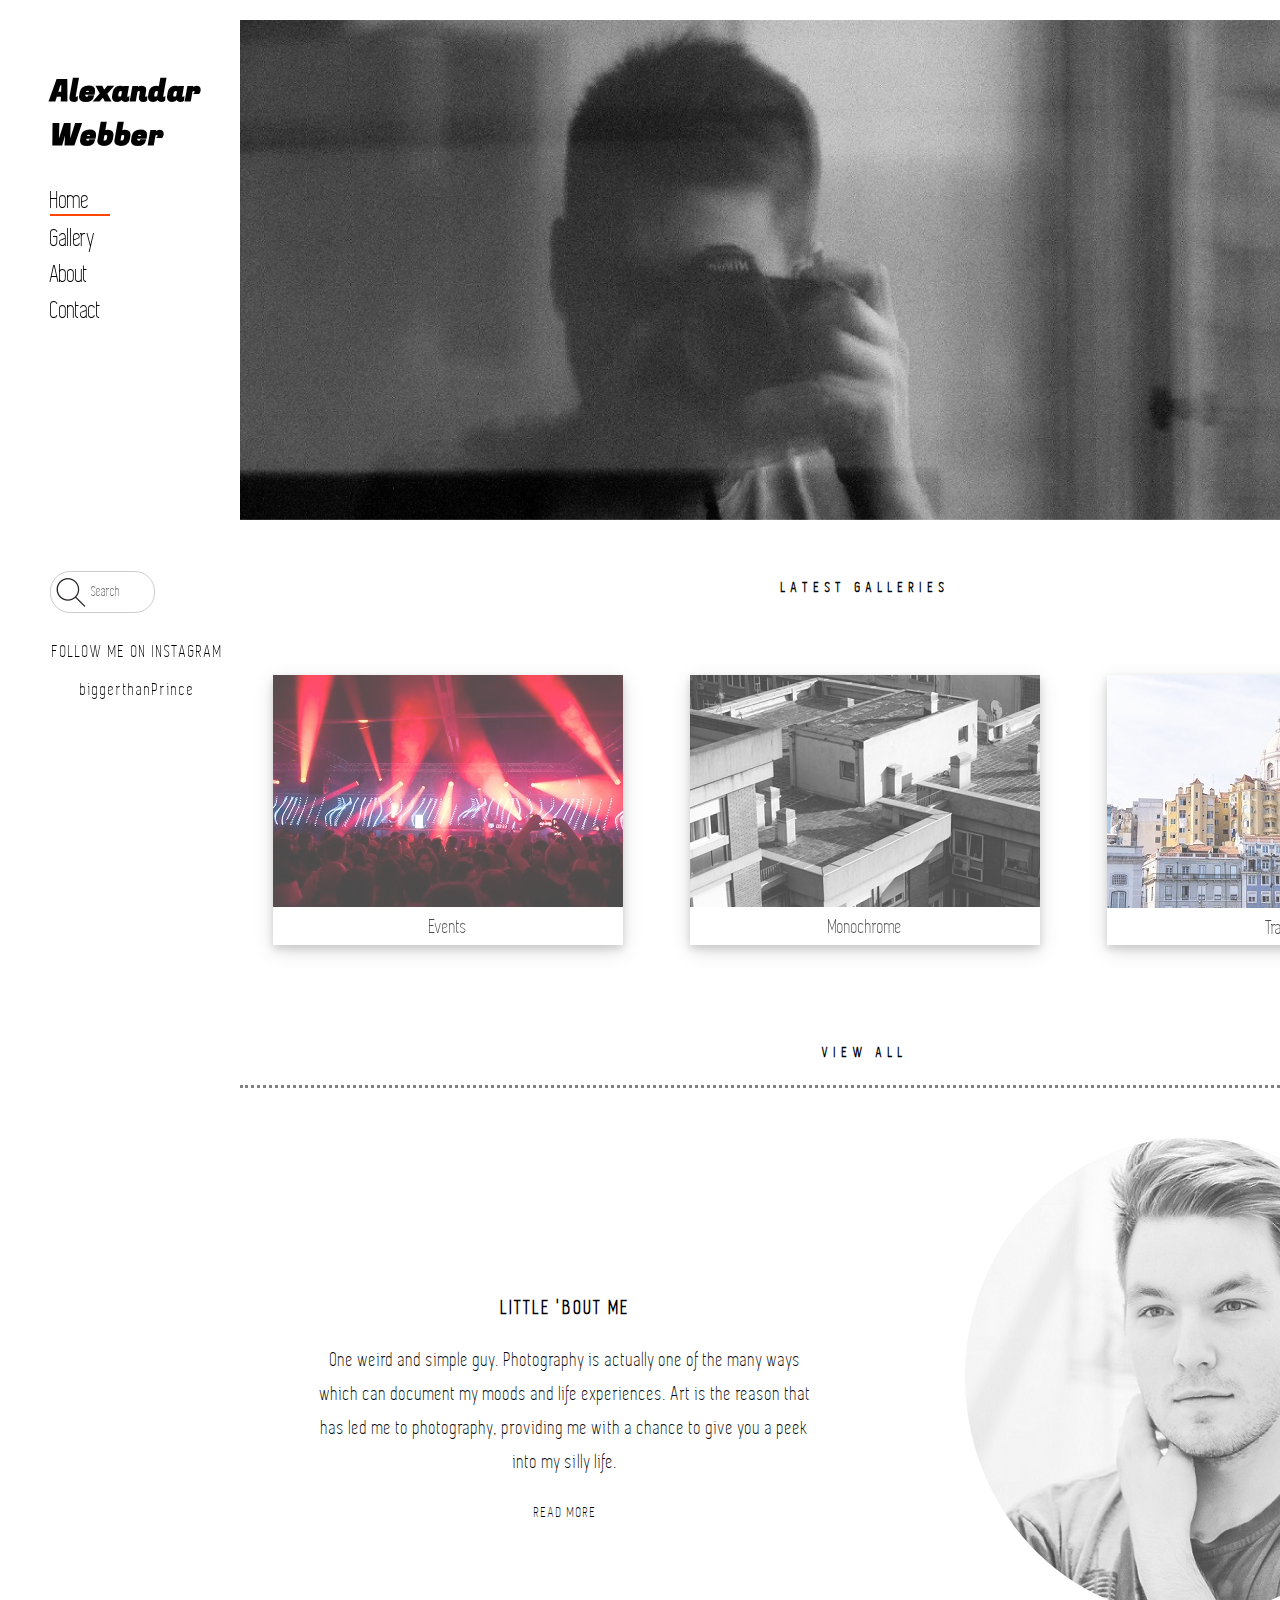
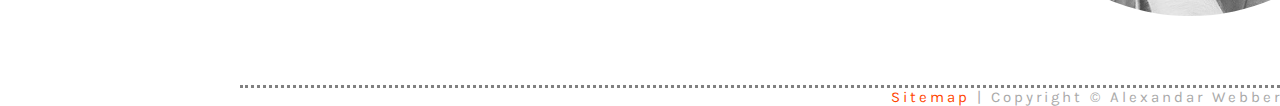
<file: index.html>
<!DOCKTYPE html>
<html>
    <head>
        <meta charset="utf-8"/>
        <meta name="keywords" content="Photography,event photography,portrait photography,travel photography,lifestyle photography"/>
        <meta name="description" content="Lifestyle, Portrait and Travel Photographer. Based in Belgrade, Serbia. Pictures are like music to me, one has to feel and to storify them.">
        <meta name="author" content="Alexandar Webber"/>
        <meta name="robots" content="index, follow"/>
        <link rel="stylesheet" type="text/css" href="css/style.css"/>
        <link rel="shortcut icon" type="image/x-icon" href="images/photo-camera.png"/> 
        <link rel="stylesheet" href="https://use.fontawesome.com/releases/v5.5.0/css/all.css" integrity="sha384-B4dIYHKNBt8Bc12p+WXckhzcICo0wtJAoU8YZTY5qE0Id1GSseTk6S+L3BlXeVIU" crossorigin="anonymous"/>
        <title>Alexandar Webber &verbar; Photography</title>
    </head>
    <body>
       <div id="wrap">
        <aside id="sideNav">
            <h1 id="logo"><a href="index.html">Alexandar<br/> Webber <i class="fas fa-camera-retro"></i></a></h1>
            <nav id="menu">
               <ul>
                   <li class="active"><a href="index.html">Home</a></li>
                   <li><a href="gallery.html">Gallery</a></li>
                   <li><a href="about.html">About</a></li>
                   <li><a href="contact.html">Contact</a></li>    
               </ul>    
           </nav>
           <div id="social">
              <ul>
                   <li><a href="https://www.facebook.com/webber922"><i class="fab fa-facebook"></i></a></li>
                   <li><a href="https://www.instagram.com/webber922"><i class="fab fa-instagram"></i></a></li>
                   <li><a href="https://www.twitter.com"><i class="fab fa-twitter"></i></a></li>
                   <li><a href="rss.xml"><i class="fas fa-rss"></i></a></li>
                   
              </ul>   
           </div>
              <div>
                 <form>
                     <span><input type="search" name="search" placeholder="Search.."/></span>
                 </form>
            </div>
               <div id="follow">
                   <a href="https://www.instagram.com/webber922">
                       <p>FOLLOW ME ON INSTAGRAM</p><br/>
                       <p>biggerthanPrince</p>
                   </a>
               </div>
               
        </aside>
        <main id="main">
            <section id="slider">
                <article id="text">
                <a href="about.html">
                    <h2>Photography</h2>
                    <p>Pictures are like music to me, one has to feel and to storify them. They are my call for freedom. I’d always rather be, where I’m not [currently]. Restless. On the scout. I take pictures of my own longing for more. For remoteness. For whats not within reach. With the photographs I want to create something that stays. Something that survives. Something someone in 30 years will find on their attic. I’m not looking for an answer of questions I never asked- the indeterminate excites me too much. Imagine the ocean had been entirely explored, or the galaxies. That compares to an end. It means to stop dreaming. [And] when I take pictures [or] look at them, I’m exactly at that place, where there are no questions anymore.</p></a>
                </article>
            </section>
            <section id="recent">
                <h2>LATEST GALLERIES</h2>
            </section>
             <section id="categories">
                 <article class="blok"><img src="images/events.jpg" alt="Event Photo"/>
                     <div class="container">
                     <p>Events</p>
                 </div>
                 </article>
                 <article class="blok"><img src="images/bnw.jpg" alt="BNW Photo"/>
                      <div class="container">
                      <p>Monochrome</p>
                 </div>
                 </article>
                 <article class="blok"><img src="images/travel.jpg" alt="Travel Photo"/>
                     <div class="container">
                     <p>Travel</p>
                 </div>
                 </article>
             </section>
             <section id="vAll">
                 <h2><a href="gallery.html">VIEW ALL</a></h2>
             </section>
             <section id="about">
                 <article class="pikText">
                     <h3>LITTLE 'BOUT ME</h3>
                     <p>One weird and simple guy. Photography is actually one of the many ways which can document my moods and life experiences. Art is the reason that has led me to photography, providing me with a chance to give you a peek into my silly life.</p>
                     <a href="about.html">READ MORE</a>
                 </article>
                 <article class="pikText"><figure id="pic"><img src="images/me.jpg" alt="My self"/></figure></article>
             </section>
            <footer id="footer">
                <p><a href="sitemap.xml" target="_blank">Sitemap</a> &verbar; Copyright © Alexandar Webber &verbar; All rights reserved.</p>
            </footer>
        </main>
        </div>
    </body>
</html>
</file>
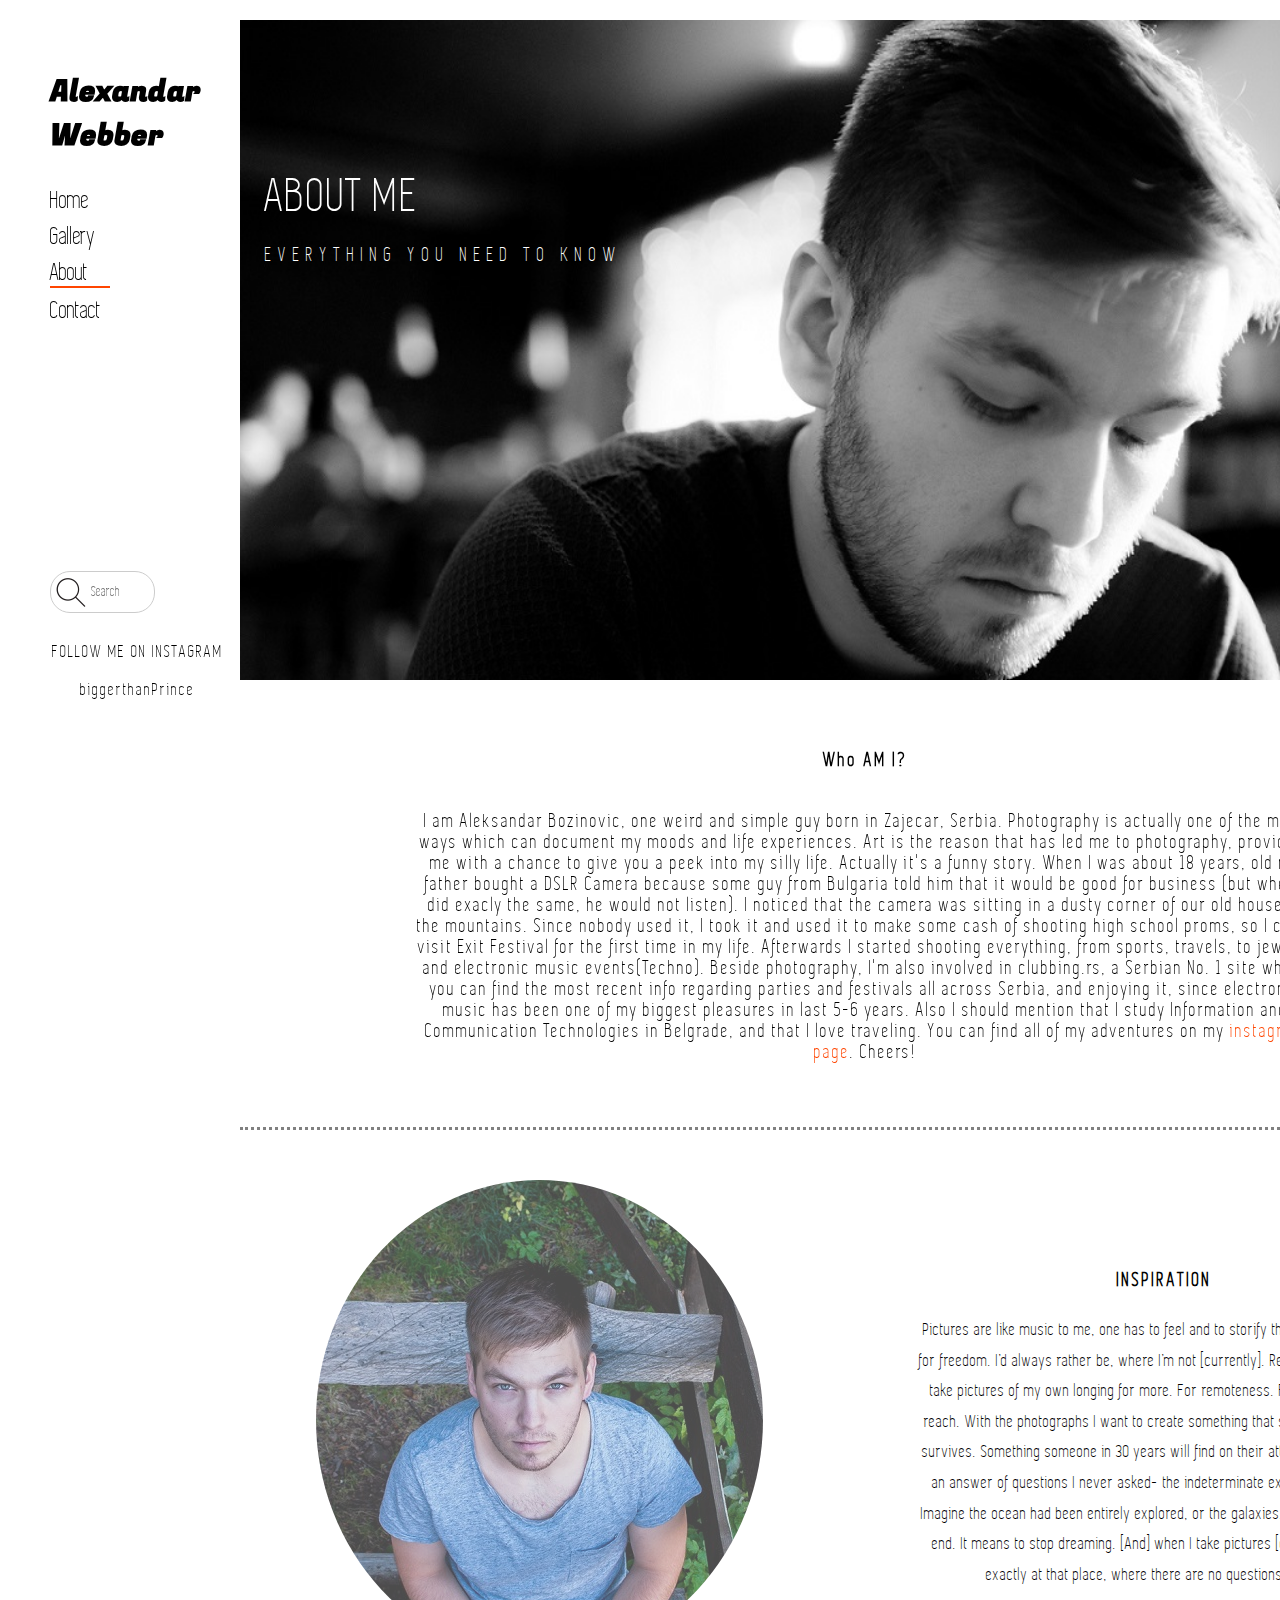
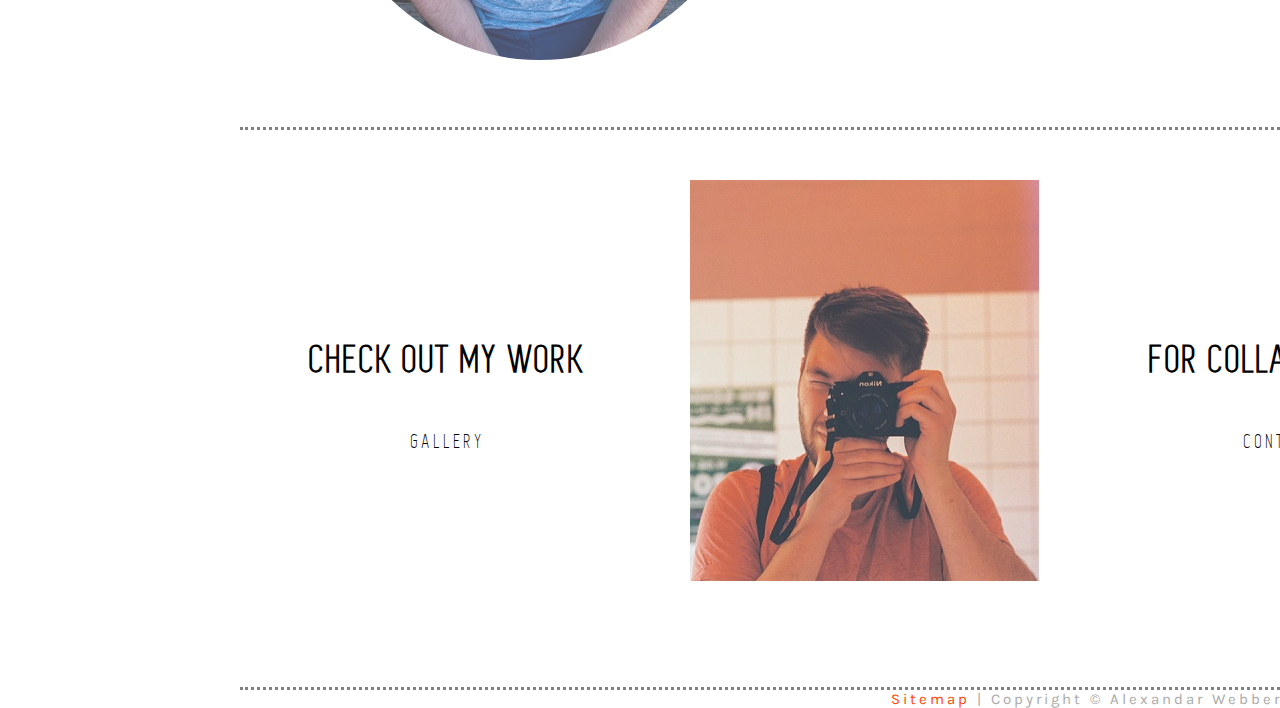
<file: about.html>
<!DOCKTYPE html>
<html>
    <head>
        <meta charset="utf-8"/>
        <meta name="keywords" content="Photography,event photography,portrait photography,travel photography,lifestyle photography"/>
        <meta name="description" content="Lifestyle, Portrait and Travel Photographer. Based in Belgrade, Serbia. Pictures are like music to me, one has to feel and to storify them.">
        <meta name="author" content="Alexandar Webber"/>
        <meta name="robots" content="index, follow"/>
        <link rel="stylesheet" type="text/css" href="css/style.css"/> 
        <link rel="shortcut icon" type="image/x-icon" href="images/photo-camera.png"/>
        <link rel="stylesheet" href="https://use.fontawesome.com/releases/v5.5.0/css/all.css" integrity="sha384-B4dIYHKNBt8Bc12p+WXckhzcICo0wtJAoU8YZTY5qE0Id1GSseTk6S+L3BlXeVIU" crossorigin="anonymous"/>
        <title>About &verbar; Alexandar Webber &verbar; Photography</title>
    </head>
    <body>
       <div id="wrap">
        <aside id="sideNav">
            <h1 id="logo"><a href="index.html">Alexandar<br/> Webber <i class="fas fa-camera-retro"></i></a></h1>
            <nav id="menu">
               <ul>
                   <li><a href="index.html">Home</a></li>
                   <li><a href="gallery.html">Gallery</a></li>
                   <li class="active"><a href="about.html">About</a></li>
                   <li><a href="contact.html">Contact</a></li>
               </ul>    
           </nav>
           <div id="social">
              <ul>
                   <li><a href="https://www.facebook.com/webber922"><i class="fab fa-facebook"></i></a></li>
                   <li><a href="https://www.instagram.com/webber922"><i class="fab fa-instagram"></i></a></li>
                   <li><a href="https://www.twitter.com"><i class="fab fa-twitter"></i></a></li>
                   <li><a href="rss.xml"><i class="fas fa-rss"></i></a></li>
              </ul>   
           </div>
              <div>
                 <form>
                     <span><input type="search" name="search" placeholder="Search.."/></span>
                 </form>
            </div>
               <div id="follow">
                   <a href="https://www.instagram.com/webber922">
                       <p>FOLLOW ME ON INSTAGRAM</p><br/>
                       <p>biggerthanPrince</p>
                   </a>
               </div>
        </aside>
        <main id="main">
           <section id="sliderA">
             <div id="textA">
                 <h2>ABOUT ME</h2>
                  <p>EVERYTHING YOU NEED TO KNOW</p>
                  </div>
           </section>
           <section id="who">
               <article id="textW">
                   <h2>Who AM I?</h2>
                   <p>I am Aleksandar Bozinovic, one weird and simple guy born in Zajecar, Serbia. Photography is actually one of the many ways which can document my moods and life experiences. Art is the reason that has led me to photography, providing me with a chance to give you a peek into my silly life. Actually it's a funny story. When I was about 18 years, old my father bought a DSLR Camera because some guy from Bulgaria told him that it would be good for business &#40;but when I did exacly the same, he would not listen&#41;. I noticed that the camera was sitting in a dusty corner of our old house in the mountains. Since nobody used it, I took it and used it to make some cash of shooting high school proms, so I could visit Exit Festival for the first time in my life. Afterwards I started shooting everything, from sports, travels, to jewlery and electronic music events&#40;Techno&#41;. Beside photography, I'm also involved in clubbing.rs, a Serbian No. 1 site where you can find the most recent info regarding parties and festivals all across Serbia, and enjoying it, since electronic music has been one of my biggest pleasures in last 5-6 years. Also I should mention that I study Information and Communication Technologies in Belgrade, and that I love traveling. You can find all of my adventures on my <a href="https://www.instagram.com/webber922">instagram page</a>. Cheers!</p>
                    </article>
            </section>
            <section id="insp">
               <article class="inspT"><figure><img src="images/me1.jpg" alt="My self"/></figure></article>
                <article class="inspT">
                    <h3>INSPIRATION</h3>
                    <p>Pictures are like music to me, one has to feel and to storify them. They are my call for freedom. I’d always rather be, where I’m not [currently]. Restless. On the scout. I take pictures of my own longing for more. For remoteness. For whats not within reach. With the photographs I want to create something that stays. Something that survives. Something someone in 30 years will find on their attic. I’m not looking for an answer of questions I never asked- the indeterminate excites me too much. Imagine the ocean had been entirely explored, or the galaxies. That compares to an end. It means to stop dreaming. [And] when I take pictures [or] look at them, I’m exactly at that place, where there are no questions anymore.</p>
                </article>
            </section>
            <section id="work">
                <article class="galCont">
                    <h3>CHECK OUT MY WORK</h3>
                    <span><a href="gallery.html">GALLERY</a></span>
                </article>
                <article class="galCont"><figure><img src="images/me2.jpg" alt="Me again"/></figure></article>
                <article class="galCont">
                    <h3>FOR COLLABORATION</h3>
                    <span><a href="contact.html">CONTACT</a></span>
                </article>
            </section>
            
             <footer id="footer">
                 <p><a href="sitemap.xml" target="_blank">Sitemap</a> &verbar; Copyright © Alexandar Webber &verbar; All rights reserved.</p>
             </footer>
        </main>
        </div>
    </body>
</html>
</file>
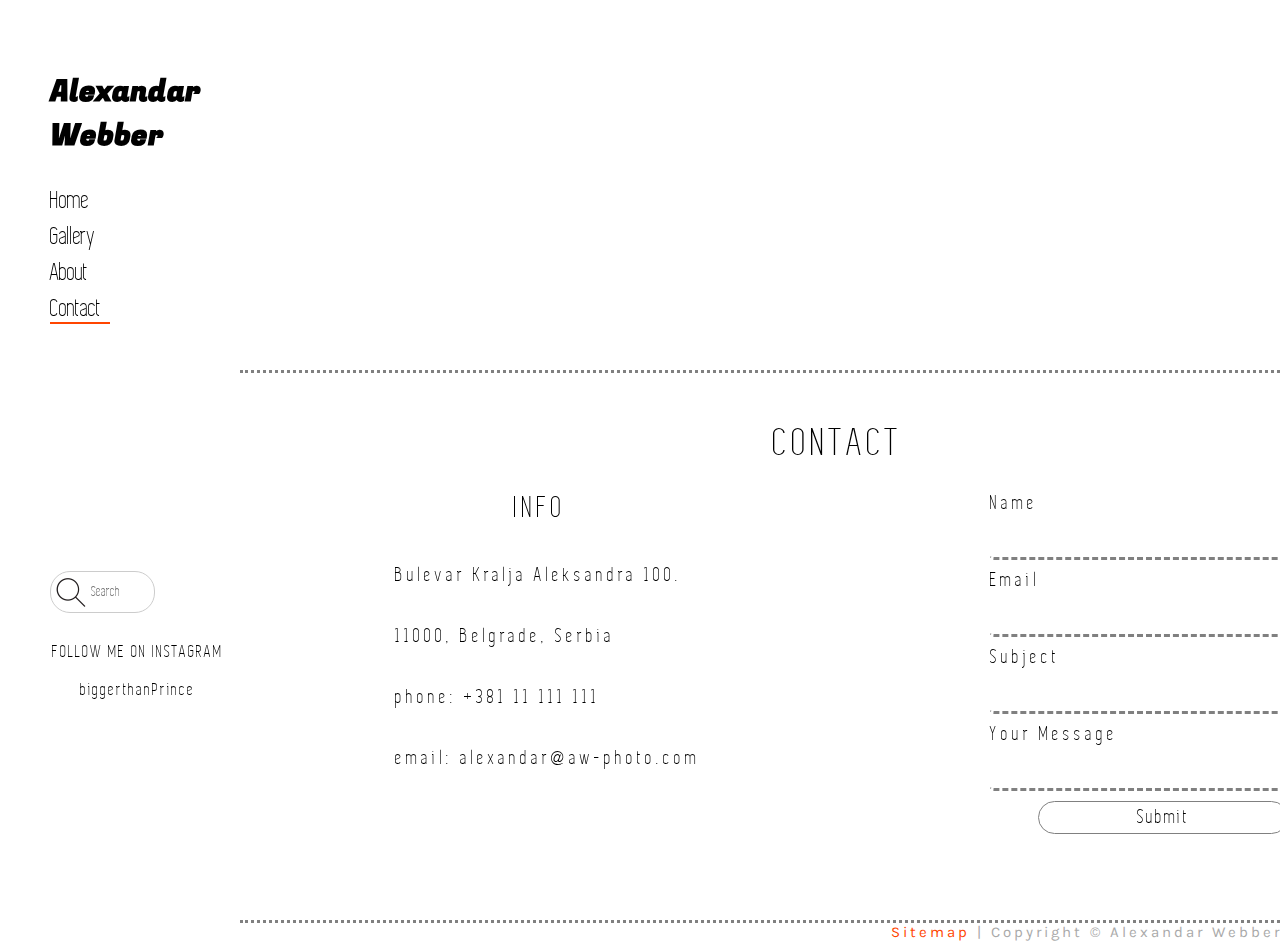
<file: contact.html>
<!DOCKTYPE html>
<html>
    <head>
        <meta charset="utf-8"/>
        <meta name="keywords" content="Photography,event photography,portrait photography,travel photography,lifestyle photography"/>
        <meta name="description" content="Lifestyle, Portrait and Travel Photographer. Based in Belgrade, Serbia. Pictures are like music to me, one has to feel and to storify them.">
        <meta name="author" content="Alexandar Webber"/>
        <meta name="robots" content="index, follow"/>
        <link rel="stylesheet" type="text/css" href="css/style.css"/> 
        <link rel="shortcut icon" type="image/x-icon" href="images/photo-camera.png"/>
        <link rel="stylesheet" href="https://use.fontawesome.com/releases/v5.5.0/css/all.css" integrity="sha384-B4dIYHKNBt8Bc12p+WXckhzcICo0wtJAoU8YZTY5qE0Id1GSseTk6S+L3BlXeVIU" crossorigin="anonymous"/>
        <title>Contact &verbar; Alexandar Webber &verbar; Photography</title>
    </head>
    <body>
       <div id="wrap">
        <aside id="sideNav">
            <h1 id="logo"><a href="index.html">Alexandar<br/> Webber <i class="fas fa-camera-retro"></i></a></h1>
            <nav id="menu">
               <ul>
                   <li><a href="index.html">Home</a></li>
                   <li><a href="gallery.html">Gallery</a></li>
                   <li><a href="about.html">About</a></li>
                   <li class="active"><a href="contact.html">Contact</a></li>    
               </ul>    
           </nav>
           <div id="social">
              <ul>
                   <li><a href="https://www.facebook.com/webber922"><i class="fab fa-facebook"></i></a></li>
                   <li><a href="https://www.instagram.com/webber922"><i class="fab fa-instagram"></i></a></li>
                   <li><a href="https://www.twitter.com"><i class="fab fa-twitter"></i></a></li>
                   <li><a href="rss.xml"><i class="fas fa-rss"></i></a></li>
              </ul>   
           </div>
              <div>
                 <form>
                     <span><input type="search" name="search" placeholder="Search.."/></span>
                 </form>
            </div>
               <div id="follow">
                   <a href="https://www.instagram.com/webber922">
                       <p>FOLLOW ME ON INSTAGRAM</p><br/>
                       <p>biggerthanPrince</p>
                   </a>
               </div>
               
        </aside>
        <main id="main">
           <section id="map">
               <div class="mapouter"><div class="gmap_canvas"><iframe width="1250" height="350" id="gmap_canvas" src="https://maps.google.com/maps?q=Bulevar%20kralja%20aleksandra%20100&t=&z=15&ie=UTF8&iwloc=&output=embed" frameborder="0" scrolling="no" marginheight="0" marginwidth="0"></iframe><a href="https://www.pureblack.de"></a></div><style>.mapouter{text-align:center;height:350px;width:1250px;}.gmap_canvas {overflow:hidden;background:none!important;height:350px;width:1250px;}</style></div>
           </section>
           <section id="contact">
              <h2>CONTACT</h2>
               <article id="info">
                   <h3>INFO</h3>
                   <p>Bulevar Kralja Aleksandra 100.</p>
                   <p>11000, Belgrade, Serbia</p>
                   <p>phone: +381 11 111 111</p>
                   <p>email: alexandar@aw-photo.com</p>
               </article>
               <article id="contForm">
                   <form action="" method="">
                      
                          <label for="name">Name</label><input type="text" id="name" name="name" placeholder="" required="required"/>
                          <label for="email">Email</label><input type="email" id="email" name="email" placeholder="" required="required"/>
                          <label for="subject">Subject</label><input type="text" id="subject" name="subject" placeholder="" required="required"/>
                          <label>Your Message</label><textarea rows="1" cols="1" required="required"></textarea>
                          <input type="submit"/>
                   </form>
                   
               </article>
           </section>
            
             <footer id="footer">
                <p><a href="sitemap.xml" target="_blank">Sitemap</a> &verbar; Copyright © Alexandar Webber &verbar; All rights reserved.</p>
             </footer>
        </main>
        </div>
    </body>
</html>
</file>
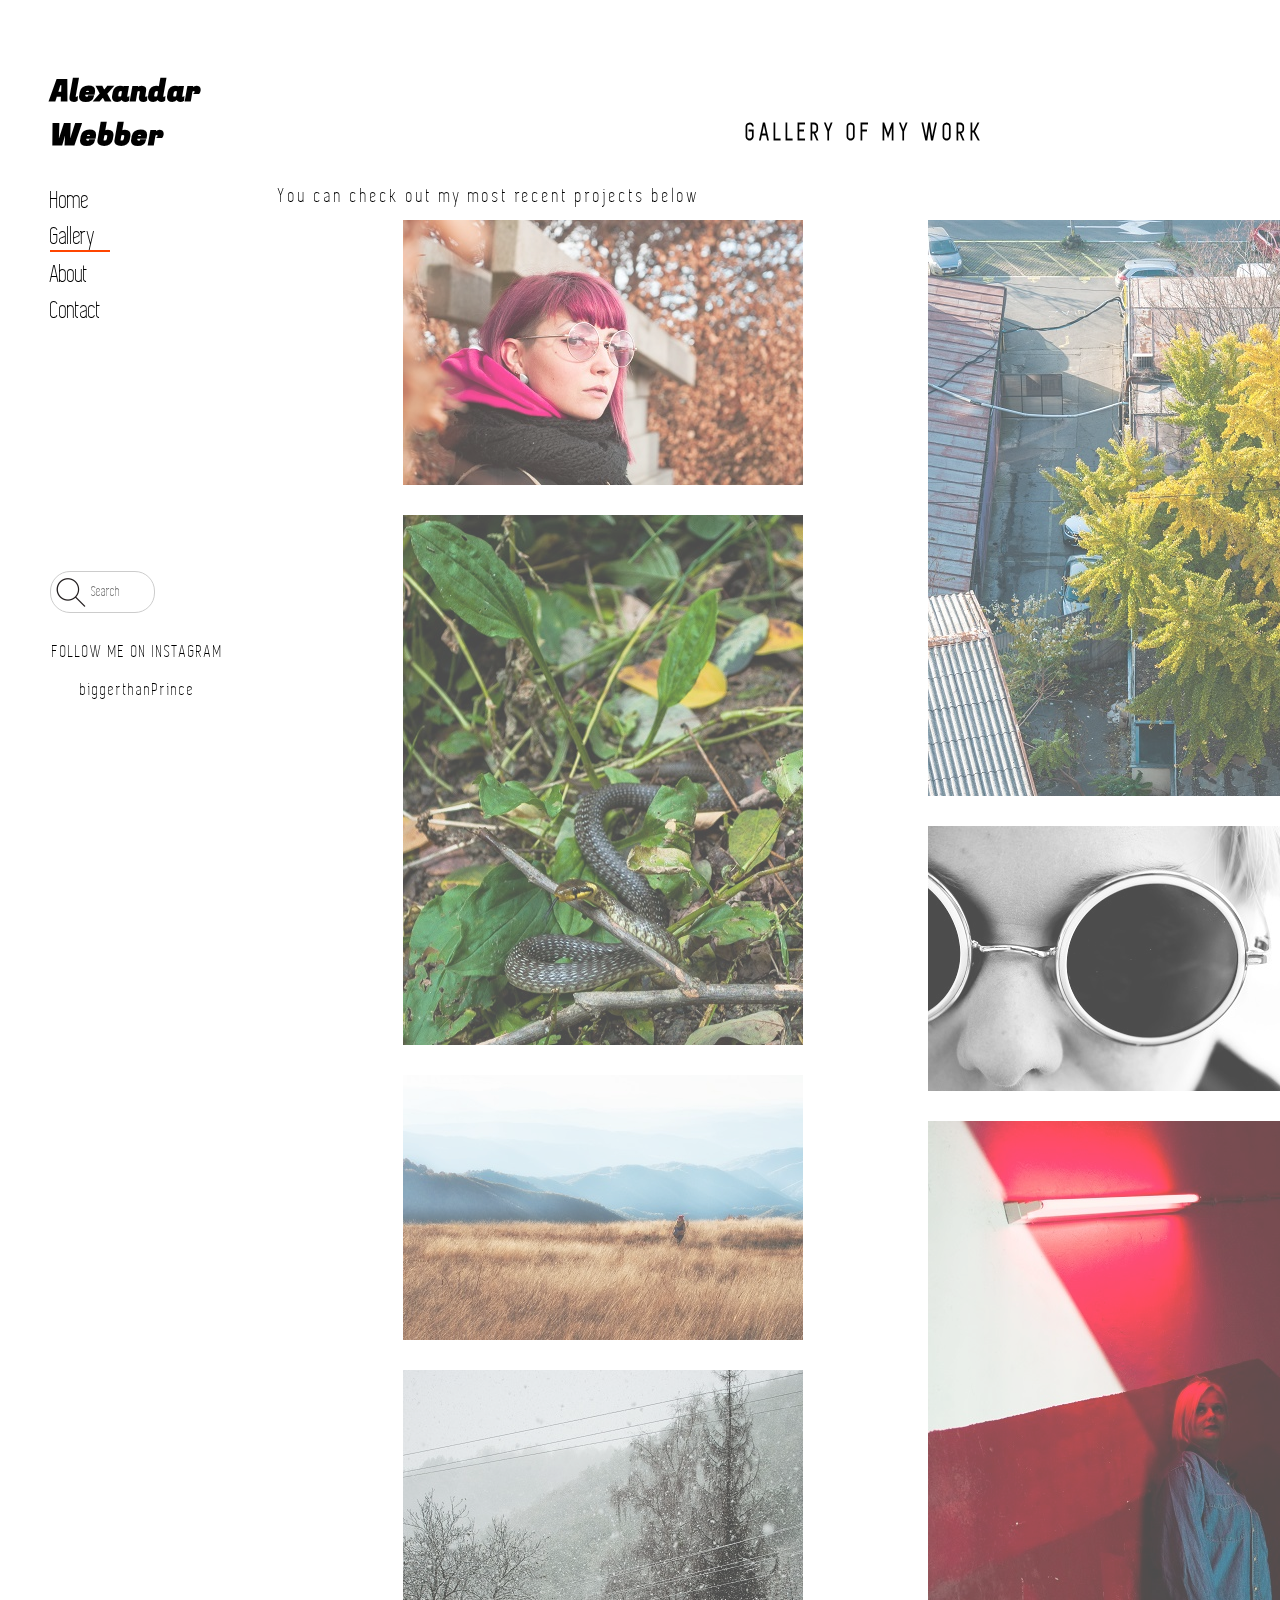
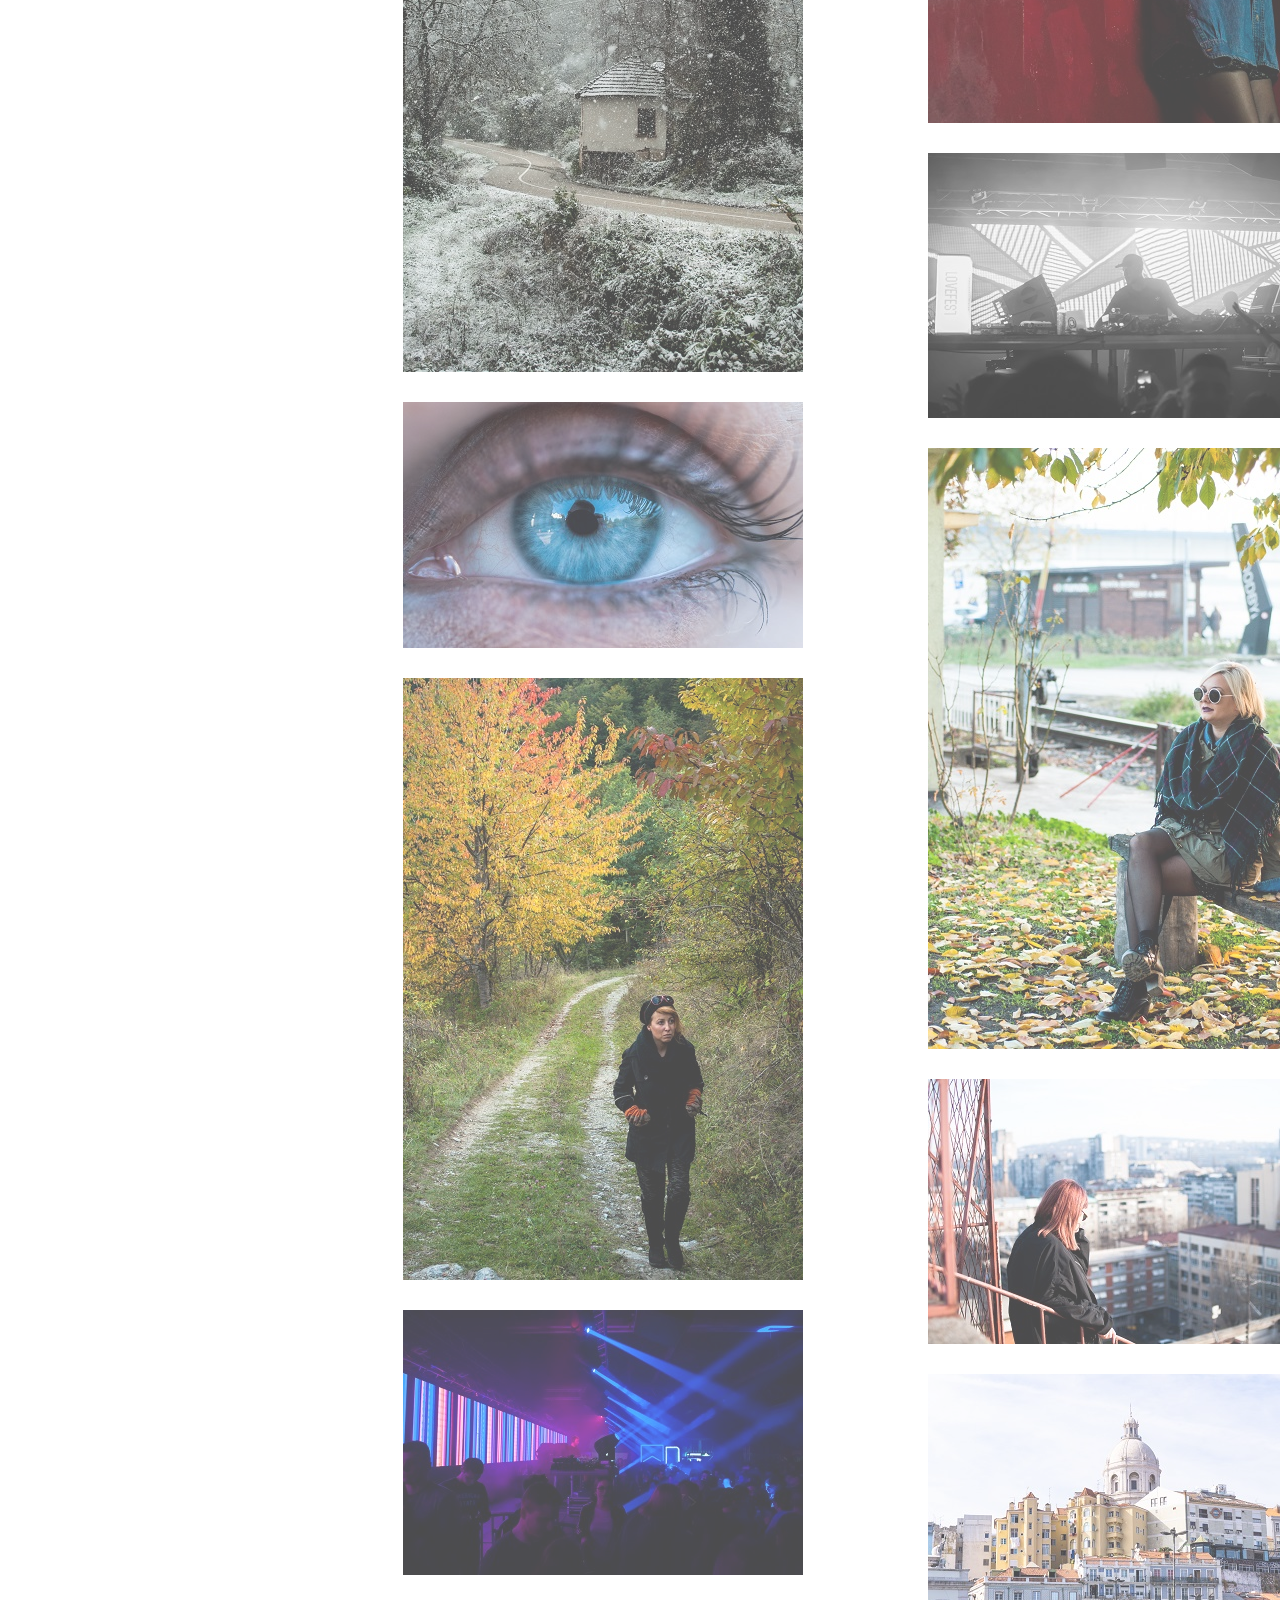
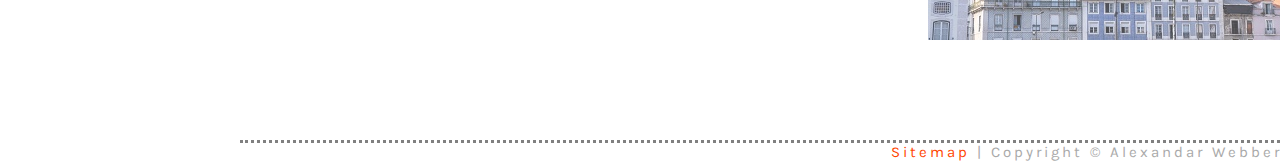
<file: gallery.html>
<!DOCKTYPE html>
<html>
    <head>
        <meta charset="utf-8"/>
        <meta name="keywords" content="Photography,event photography,portrait photography,travel photography,lifestyle photography"/>
        <meta name="description" content="Lifestyle, Portrait and Travel Photographer. Based in Belgrade, Serbia. Pictures are like music to me, one has to feel and to storify them.">
        <meta name="author" content="Alexandar Webber"/>
        <meta name="robots" content="index, follow"/>
        <link rel="stylesheet" type="text/css" href="css/style.css"/>
        <link rel="shortcut icon" type="image/x-icon" href="images/photo-camera.png"/> 
        <link rel="stylesheet" href="https://use.fontawesome.com/releases/v5.5.0/css/all.css" integrity="sha384-B4dIYHKNBt8Bc12p+WXckhzcICo0wtJAoU8YZTY5qE0Id1GSseTk6S+L3BlXeVIU" crossorigin="anonymous"/>
        <title>Gallery &verbar; Alexandar Webber &verbar; Photography</title>
    </head>
    <body>
       <div id="wrap">
        <aside id="sideNav">
            <h1 id="logo"><a href="index.html">Alexandar<br/> Webber <i class="fas fa-camera-retro"></i></a></h1>
            <nav id="menu">
               <ul>
                   <li><a href="index.html">Home</a></li>
                   <li class="active"><a href="gallery.html">Gallery</a></li>
                   <li><a href="about.html">About</a></li>
                   <li><a href="contact.html">Contact</a></li>    
               </ul>    
           </nav>
           <div id="social">
              <ul>
                   <li><a href="https://www.facebook.com/webber922"><i class="fab fa-facebook"></i></a></li>
                   <li><a href="https://www.instagram.com/webber922"><i class="fab fa-instagram"></i></a></li>
                   <li><a href="https://www.twitter.com"><i class="fab fa-twitter"></i></a></li>
                   <li><a href="rss.xml"><i class="fas fa-rss"></i></a></li>
              </ul>   
           </div>
              <div>
                 <form>
                     <span><input type="search" name="search" placeholder="Search.."/></span>
                 </form>
            </div>
               <div id="follow">
                   <a href="https://www.instagram.com/webber922">
                       <p>FOLLOW ME ON INSTAGRAM</p><br/>
                       <p>biggerthanPrince</p>
                   </a>
               </div>
               
        </aside>
        <main id="main">
           <section id="gallery">
               <h2>GALLERY OF MY WORK</h2>
               <p>You can check out my most recent projects below</p>
               <div class="content">
                   <article><figure><img src="images/gallery/0.jpg" alt="Image 0"/></figure></article>
                   <article><figure><img src="images/gallery/2.jpg" alt="Image 2"/></figure></article>
                   <article><figure><img src="images/gallery/4.jpg" alt="Image 4"/></figure></article>
                   <article><figure><img src="images/gallery/6.jpg" alt="Image 6"/></figure></article>
                   <article><figure><img src="images/gallery/8.jpg" alt="Image 8"/></figure></article>
                   <article><figure><img src="images/gallery/10.jpg" alt="Image 10"/></figure></article>
                   <article><figure><img src="images/gallery/12.jpg" alt="Image 12"/></figure></article>
               </div>
               <div class="content">
                   <article><figure><img src="images/gallery/1.jpg" alt="Image 1"/></figure></article>
                   <article><figure><img src="images/gallery/3.jpg" alt="Image 3"/></figure></article>
                   <article><figure><img src="images/gallery/5.jpg" alt="Image 5"/></figure></article>
                   <article><figure><img src="images/gallery/7.jpg" alt="Image 7"/></figure></article>
                   <article><figure><img src="images/gallery/9.jpg" alt="Image 9"/></figure></article>
                   <article><figure><img src="images/gallery/11.jpg" alt="Image 11"/></figure></article>
                   <article><figure><img src="images/gallery/13.jpg" alt="Image 13"/></figure></article>
               </div>
           </section>
            <footer id="footer">
                <p><a href="sitemap.xml" target="_blank">Sitemap</a> &verbar; Copyright © Alexandar Webber &verbar; All rights reserved.</p>
            </footer>
        </main>
        </div>
    </body>
</html>
</file>
<file: css/style.css>
@import url('https://fonts.googleapis.com/css?family=Fugaz+One');
@import url('https://fonts.googleapis.com/css?family=Karla');

@font-face {
    font-family: 'simplificasimplifica';
    src: url('../fonts/simplifica_typeface-webfont.woff2') format('woff2'),
         url('../fonts/simplifica_typeface-webfont.woff') format('woff');
    font-weight: normal;
    font-style: normal;
}


body {
    font-family: 'simplificasimplifica';
}

* {
    box-sizing: border-box;
    margin: 0;
    padding: 0;
    text-decoration: none;
    list-style-type: none;
}



#wrap {
    width: 100%;
    max-width: 1500px;
    margin: 0 auto;
}

#sideNav {
    margin-left: 50px;
    padding-top: 50px;
    width: 180px;
    height: 100%;
    position: fixed;
    animation: fadein 2s;
}

#logo {
    margin-bottom: 30px;
}

#sideNav h1 {
    font-family: 'Fugaz One', cursive;
    font-size: 30px;
}

#sideNav a {
    color: black;
}

#menu {
    margin-bottom: 40px;
    
}

#menu ul li {
    width: 60px;
    font-size: 20px;
    margin-bottom: 10px;
    
    
}

#menu ul li a {
    font-size: 25px;
}

#social {
    margin-bottom: 190px;
}

#social ul li {
    display: inline-block;
    margin: 0 5px;
}

#social i {
    font-size: 30px;
}


#sideNav a:hover {
    color: orangered;
}

.active {
    border-bottom: 2px solid orangered;
}


input[type=search] {
    width: 105px;
    border: 1px solid #ccc;
    border-radius: 20px;
    background-image: url('../images/search.png');
    background-position: -4px -4px;
    background-repeat: no-repeat;
    padding: 12px 20px 12px 40px;
    font-family: 'simplificasimplifica';
    font-size: 15px;
    outline: none;
    transition: width 1s;
}

input[type=search]:focus {
    border: 1px solid orangered;
    width: 180px;
}

#follow {

    font-size: 18px;
    text-align: center;
    margin-top: 30px;
    padding-right: 5px;
    letter-spacing: 2px;
}



/*-------------------------------MAIN-------------------------------*/

#main {
    width: 1250px;
    height: 100%;
    margin-left: 240px;
    margin-top: 20px;
    animation: fadein 2s;
}


@keyframes fadein {
    from {opacity: 0;}
    to {opacity: 1;}
}


#slider {
    width: 100%;
    min-height: 500px;
    background-image: url(../images/cover.jpg);
    background-size: cover;
    position: relative;
    
}

#text {
    color: white;
    padding: 0 10px;
    position: absolute;
    top: 60%;
    display: none;
    background-color: rgba(255,255,255, 0.5);
    animation-name: fadein;
    animation-duration: 2s;
    font-size: 20px;
    
}


#slider:hover {
    opacity: 0.9;
}

#slider:hover #text {
    display: block;
}

#text a {
    color: white;
}

#recent {
    width: 100%;
    height: 35px;
    text-align: center;
    font-size: 10px;
    margin-top: 60px;
    letter-spacing: 6px;
}

#categories {
    width: 100%;
    height: 370px;
    display: flex;
    justify-content: space-around;
    margin-top: 60px;
    
}

.blok {
    width: 350px;
    height: 270px;
    background-color: white;
    box-shadow: 0 4px 8px 0 rgba(0, 0, 0, 0.2), 0 6px 20px 0 rgba(0, 0, 0, 0.19);
    margin-bottom: 30px;
    opacity: 0.7;
}


.container p {
    text-align: center;
    font-size: 20px;
    padding: 10px 20px;
}

.blok:hover {
    transform: scale(1.1);
    opacity: 1;
}

#vAll {
    width: 100%;
    height: 30px;
    text-align: center;
    font-size: 10px;
    letter-spacing: 6px;
    margin-bottom: 20px;
    border-bottom: 3px dotted grey;
    padding-bottom: 40px;
    
}

#vAll a {
    color: black;
}

#vAll a:hover {
    color: orangered;
    border-bottom: 2px solid black;
}

#about {
    width: 100%;
    height: 550px;
    margin-top: 50px;
    display: flex;
    justify-content: space-around;
    border-bottom: 3px dotted grey;
}
    
.pikText:first-child {
    width: 500px;
    height: 400px;
    text-align: center;
    padding-top: 160px;
    

}

.pikText p {
    margin: 25px 0;
    line-height: 1.7;
    font-size: 20px;
    letter-spacing: 1px;
}

.pikText h3 {
    letter-spacing: 3px;
    font-size: 20px;
    font-weight: 900;
}

.pikText a {
    color: black;
    letter-spacing: 2px;
    font-size: 15px;
}

.pikText a:hover {
    color: orangered;
    border-bottom: 2px solid black;
}

#pic img {
    opacity: 0.7;
    border-radius: 50%;
}

#pic img:hover {
     opacity: 1;
    border: 4px dotted orangered;
}


/*--------------------FOOTER--------------------*/

#footer {
    margin-bottom: 40px;
    color: darkgray;
    text-align: right;
    font-size: 15px;
    font-family: 'Karla', sans-serif;
    letter-spacing: 3px;
}

#footer p a {
    color: orangered;
    
}

#footer p a:hover {
    color: black;
    border-bottom: 2px solid red;
}




/*--------------------ABOUT ME--------------------*/

#sliderA {
    width: 100%;
    min-height: 660px;
    background-image: url('../images/coverA.jpg');
    background-repeat: no-repeat;
    background-size: cover;
    position: relative;
}

#textA {
    width: 450px;
    height: 100px;
    position: absolute;
    top: 23%;
    left: 2%;
    
}

#textA h2 {
    font-size: 50px;
    color: white;
    margin-bottom: 20px;
    font-weight: 100;
    letter-spacing: 2px;
}

#textA p {
    font-size: 20px;
    color: white;
    letter-spacing: 7px;
}

#who {
    width: 100%;
    height: 450px;
    padding-top: 70px;
    border-bottom: 3px dotted grey;
    background-size: cover;
    position: relative;
}

#textW {
    width: 900px;
    margin: 0 auto;
}

#who h2 {
    text-align: center;
    margin-bottom: 40px;
    font-size: 20px;
    letter-spacing: 3px;
    
}

#who p {
    text-align: center;
    font-size: 20px;
    letter-spacing: 2px;
}

#who a{
    color: orangered;
}

#who a:hover {
    border-bottom: 2px solid black;
}

#insp {
    width: 100%;
    height: 550px;
    margin-top: 50px;
     display: flex;
    justify-content: space-around;
    border-bottom: 3px dotted grey;
}

.inspT:last-child {
    width: 500px;
    height: 400px;
    text-align: center;
    padding-top: 90px;
}

.inspT img {
    border-radius: 50%;
    opacity: 0.7;
}

.inspT h3 {
    letter-spacing: 3px;
    font-size: 20px;
    font-weight: 900;
}

.inspT p {
    margin: 25px 0;
    line-height: 1.7;
    font-size: 18px;
    letter-spacing: 1px;
}

.inspT img:hover {
    opacity: 1;
    border: 4px dotted orangered;
}

#work {
    width: 100%;
    height: 510px;
    margin-top: 50px;
    display: flex;
    justify-content: space-around;
    border-bottom: 3px dotted grey;
}

.galCont {
    width: 400px;
    height: 450px;
}

.galCont {
    text-align: center;
}

.galCont h3 {
    font-size: 40px;
    letter-spacing: 3px;
    padding-bottom: 50px;
    
}

.galCont a {
    color: black;
    font-size: 20px;
    letter-spacing: 4px;
}

.galCont a:hover {
    color: orangered;
    border-bottom: 2px solid black;
}

.galCont:first-child {
    padding-top: 160px;
}

.galCont:last-child {
    padding-top: 160px;
}

.galCont img {
    opacity: 0.8;
}

.galCont img:hover {
    transform: scale(1.1);
    opacity: 1;
}


/*----------------------------CONTACT----------------------------*/

#map {
    width: 100%;
    min-height: 350px;
    border-bottom: 3px dotted grey;
}

#contact {
    width: 100%;
    height: 500px;
    margin-top: 50px;
    display: flex;
    justify-content: space-around;
    position: relative;
    border-bottom: 3px dotted grey;
}

#info {
    width: 400px;
    height: 450px;
    margin: 0 auto;
    padding-top: 70px;
    text-align: center;
}

#info h3 {
    font-size: 30px;
    padding-right: 50px;
    letter-spacing: 5px;
    font-weight: 500;
}

#info p {
    font-size: 20px;
    text-align: left;
    margin: 40px auto;
    padding-left: 30px;
    letter-spacing: 4px;
}

#contact h2 {
    font-size: 40px;
    position: absolute;
    right: 47%; 
    letter-spacing: 5px;
    font-weight: 500;
}


#contForm {
    width: 600px;
    height: 450px;
    padding-top: 70px;
    padding-left: 100px;
}

#contForm label {
    font-size: 20px;
    letter-spacing: 4px;
}

input[type=text], input[type=email], textarea {
    display: block;
    width: 70%;
    padding: 5px 20px;
    margin: 10px 0;
    border: none;
    border-bottom: 3px dashed grey;
    border-radius: 4px;
    outline: none;
    font-family: 'simplificasimplifica';
    font-size: 22px;
    letter-spacing: 2px;
}

input[type=text]:focus, input[type=email]:focus, textarea:focus {
    border-bottom: 3px dashed orangered;
}

input[type=submit] {
    width: 50%;
    background-color: white;
    padding: 5px 20px;
    font-family: 'simplificasimplifica';
    font-size: 20px;
    letter-spacing: 2px;
    margin-left: 48px;
    border: 1px solid grey;
    border-radius: 20px;
    cursor: pointer;
    
}

input[type=submit]:hover {
    border: 2px solid orangered;
    font-weight: 900;
}

/*----------------------------GALLERY----------------------------*/

#gallery {
    width: 100%;
    display: flex;
    justify-content: space-around;
    position: relative;
    border-bottom: 3px dotted grey;
    padding: 0 100px;
    
}

#gallery h2 {
    font-size: 25px;
    letter-spacing: 5px;
    position: absolute;
    top: 3%;
    
    
}

#gallery p {
    font-size: 20px;
    letter-spacing: 3px;
    position: absolute;
    left: 3%;
    top: 5%;
    
}


.content {
    width: 400px;
    margin-top: 200px;
    margin-bottom: 70px;
}

.content img {
    margin-bottom: 30px;
    opacity: 0.7;
    
    
}

.content img:hover {
   opacity: 1;
   transform: scale(1.1);
}
</file>
